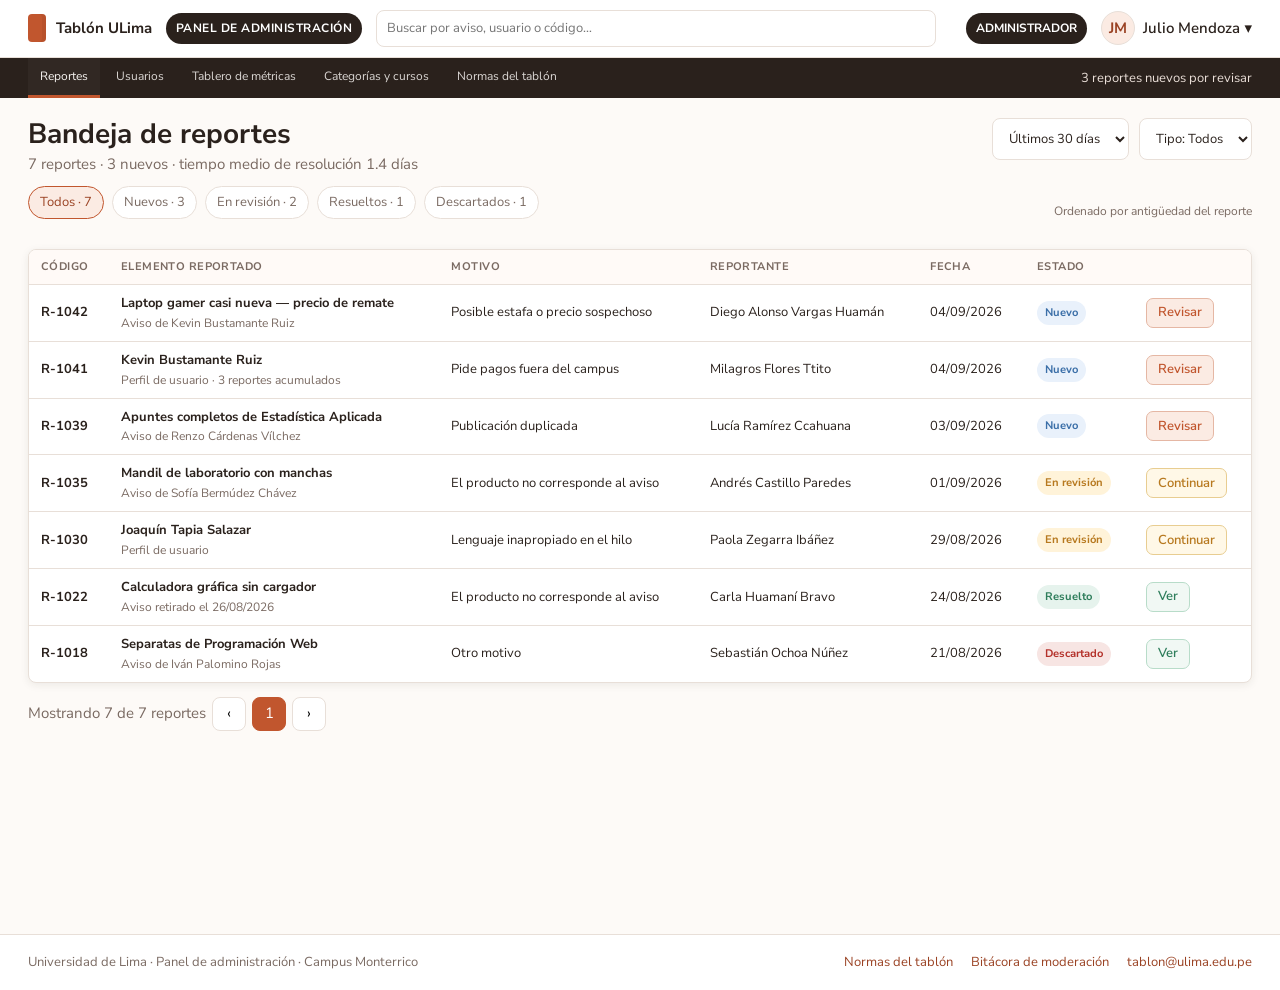
<file: punto7_admin_simple/index.html>
<!doctype html>
<html lang="es">
<head>
<meta charset="utf-8">
<meta name="viewport" content="width=device-width,initial-scale=1">
<title>Bandeja de reportes · Tablón ULima</title>
<link rel="stylesheet" href="css/styles.css">
</head>
<body>

<header class="topbar">
  <div class="topbar-inner">
    <a class="brand" href="index.html"><span class="brand-mark"></span><span>Tablón ULima</span></a>
    <span class="admin-tag">PANEL DE ADMINISTRACIÓN</span>
    <div class="global-search"><input type="search" placeholder="Buscar por aviso, usuario o código…"></div>
    <span class="role-chip">ADMINISTRADOR</span>
    <div class="profile"><span class="avatar">JM</span><span>Julio Mendoza ▾</span></div>
  </div>
</header>
<nav class="admin-nav">
  <div class="admin-nav-inner">
    <div class="nav-links">
      <a class="nav-link active" href="index.html">Reportes</a>
      <a class="nav-link " href="usuarios.html">Usuarios</a>
      <a class="nav-link " href="metricas.html">Tablero de métricas</a>
      <a class="nav-link" href="#">Categorías y cursos</a>
      <a class="nav-link" href="#">Normas del tablón</a>
    </div>
    <div class="nav-note">3 reportes nuevos por revisar</div>
  </div>
</nav>

<main class="page">
  <div class="page-header">
    <div>
      <h1 class="page-title">Bandeja de reportes</h1>
      <div class="page-subtitle">7 reportes · 3 nuevos · tiempo medio de resolución 1.4 días</div>
    </div>
    <div class="toolbar-right">
      <select class="select"><option>Últimos 30 días</option></select>
      <select class="select"><option>Tipo: Todos</option></select>
    </div>
  </div>

  <div class="toolbar">
    <div class="tabs">
      <button class="tab active">Todos · 7</button>
      <button class="tab">Nuevos · 3</button>
      <button class="tab">En revisión · 2</button>
      <button class="tab">Resueltos · 1</button>
      <button class="tab">Descartados · 1</button>
    </div>
    <div class="secondary-line">Ordenado por antigüedad del reporte</div>
  </div>

  <div class="table-wrap">
    <table id="reportsTable">
      <thead>
        <tr>
          <th>Código</th>
          <th>Elemento reportado</th>
          <th>Motivo</th>
          <th>Reportante</th>
          <th>Fecha</th>
          <th>Estado</th>
          <th></th>
        </tr>
      </thead>
      <tbody>
        <tr data-status="Nuevo" class="report-row">
          <td class="primary-cell">R-1042</td>
          <td><div class="primary-cell">Laptop gamer casi nueva — precio de remate</div><div class="secondary-line">Aviso de Kevin Bustamante Ruiz</div></td>
          <td>Posible estafa o precio sospechoso</td>
          <td>Diego Alonso Vargas Huamán</td>
          <td>04/09/2026</td>
          <td class="status-cell"><span class="status status-new">Nuevo</span></td>
          <td><a class="report-action action-review" href="reporte.html">Revisar</a></td>
        </tr>
        <tr data-status="Nuevo" class="report-row">
          <td class="primary-cell">R-1041</td>
          <td><div class="primary-cell">Kevin Bustamante Ruiz</div><div class="secondary-line">Perfil de usuario · 3 reportes acumulados</div></td>
          <td>Pide pagos fuera del campus</td>
          <td>Milagros Flores Ttito</td>
          <td>04/09/2026</td>
          <td class="status-cell"><span class="status status-new">Nuevo</span></td>
          <td><a class="report-action action-review" href="reporte.html">Revisar</a></td>
        </tr>
        <tr data-status="Nuevo" class="report-row">
          <td class="primary-cell">R-1039</td>
          <td><div class="primary-cell">Apuntes completos de Estadística Aplicada</div><div class="secondary-line">Aviso de Renzo Cárdenas Vílchez</div></td>
          <td>Publicación duplicada</td>
          <td>Lucía Ramírez Ccahuana</td>
          <td>03/09/2026</td>
          <td class="status-cell"><span class="status status-new">Nuevo</span></td>
          <td><a class="report-action action-review" href="reporte.html">Revisar</a></td>
        </tr>
        <tr data-status="En revisión" class="report-row">
          <td class="primary-cell">R-1035</td>
          <td><div class="primary-cell">Mandil de laboratorio con manchas</div><div class="secondary-line">Aviso de Sofía Bermúdez Chávez</div></td>
          <td>El producto no corresponde al aviso</td>
          <td>Andrés Castillo Paredes</td>
          <td>01/09/2026</td>
          <td class="status-cell"><span class="status status-review">En revisión</span></td>
          <td><a class="report-action action-continue" href="reporte.html">Continuar</a></td>
        </tr>
        <tr data-status="En revisión" class="report-row">
          <td class="primary-cell">R-1030</td>
          <td><div class="primary-cell">Joaquín Tapia Salazar</div><div class="secondary-line">Perfil de usuario</div></td>
          <td>Lenguaje inapropiado en el hilo</td>
          <td>Paola Zegarra Ibáñez</td>
          <td>29/08/2026</td>
          <td class="status-cell"><span class="status status-review">En revisión</span></td>
          <td><a class="report-action action-continue" href="reporte.html">Continuar</a></td>
        </tr>
        <tr data-status="Resuelto" class="report-row">
          <td class="primary-cell">R-1022</td>
          <td><div class="primary-cell">Calculadora gráfica sin cargador</div><div class="secondary-line">Aviso retirado el 26/08/2026</div></td>
          <td>El producto no corresponde al aviso</td>
          <td>Carla Huamaní Bravo</td>
          <td>24/08/2026</td>
          <td class="status-cell"><span class="status status-resolved">Resuelto</span></td>
          <td><a class="report-action action-view" href="reporte.html">Ver</a></td>
        </tr>
        <tr data-status="Descartado" class="report-row">
          <td class="primary-cell">R-1018</td>
          <td><div class="primary-cell">Separatas de Programación Web</div><div class="secondary-line">Aviso de Iván Palomino Rojas</div></td>
          <td>Otro motivo</td>
          <td>Sebastián Ochoa Núñez</td>
          <td>21/08/2026</td>
          <td class="status-cell"><span class="status status-dismissed">Descartado</span></td>
          <td><a class="report-action action-view" href="reporte.html">Ver</a></td>
        </tr>
      </tbody>
    </table>
  </div>

  <div class="pagination"><span>Mostrando 7 de 7 reportes</span><button class="page-btn">‹</button><button class="page-btn active">1</button><button class="page-btn">›</button></div>
</main>

<footer class="footer">
  <div class="footer-inner">
    <div>Universidad de Lima · Panel de administración · Campus Monterrico</div>
    <div class="footer-links">
      <a href="#">Normas del tablón</a>
      <a href="#">Bitácora de moderación</a>
      <a href="mailto:tablon@ulima.edu.pe">tablon@ulima.edu.pe</a>
    </div>
  </div>
</footer>
</body>
</html>
</file>
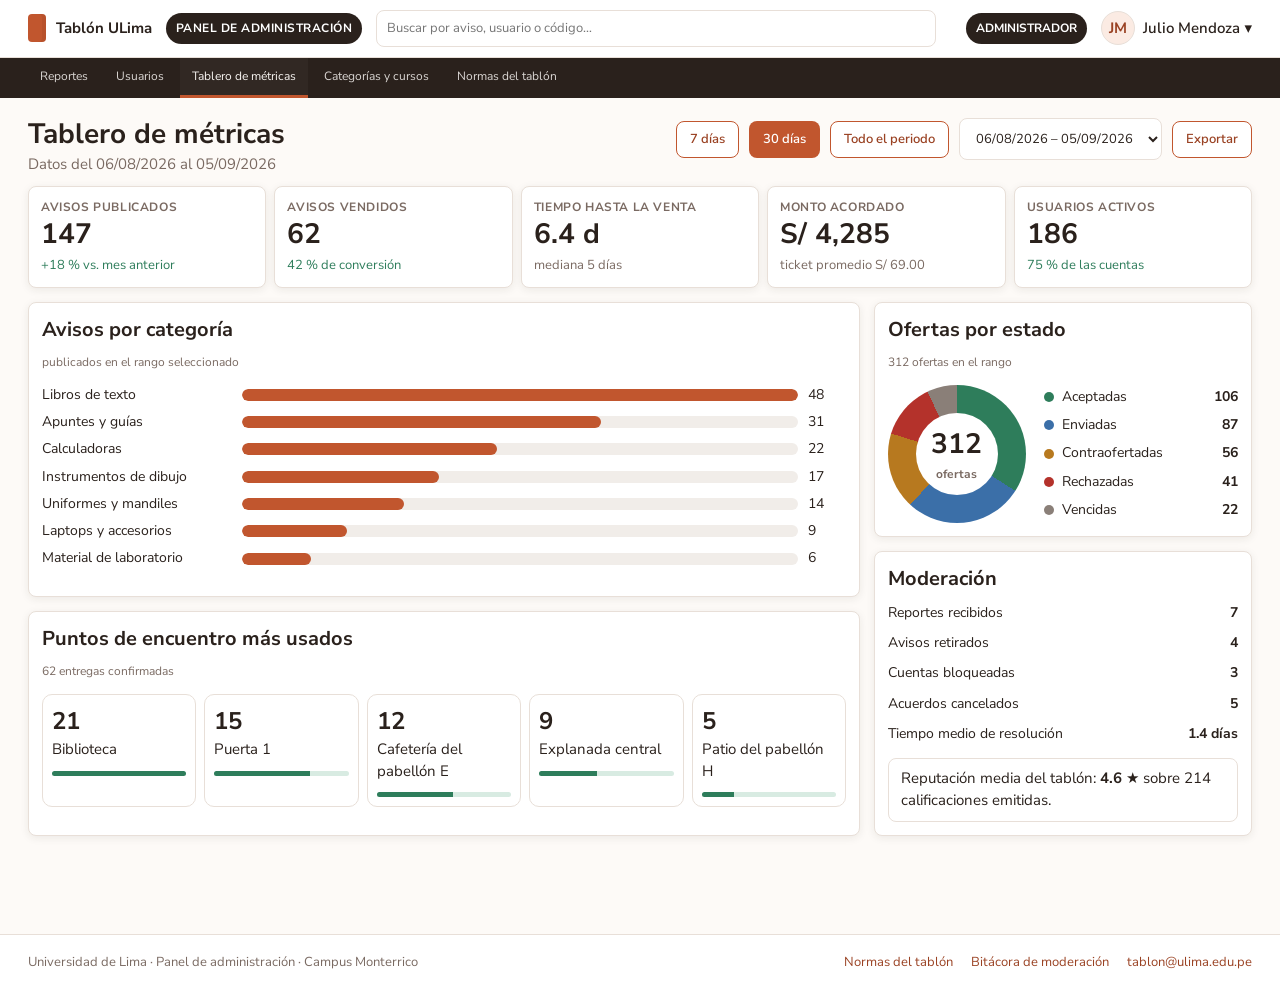
<file: punto7_admin_simple/metricas.html>
<!doctype html>
<html lang="es">
<head>
<meta charset="utf-8">
<meta name="viewport" content="width=device-width,initial-scale=1">
<title>Tablero de métricas · Tablón ULima</title>
<link rel="stylesheet" href="css/styles.css">
</head>
<body>

<header class="topbar">
  <div class="topbar-inner">
    <a class="brand" href="index.html"><span class="brand-mark"></span><span>Tablón ULima</span></a>
    <span class="admin-tag">PANEL DE ADMINISTRACIÓN</span>
    <div class="global-search"><input type="search" placeholder="Buscar por aviso, usuario o código…"></div>
    <span class="role-chip">ADMINISTRADOR</span>
    <div class="profile"><span class="avatar">JM</span><span>Julio Mendoza ▾</span></div>
  </div>
</header>
<nav class="admin-nav">
  <div class="admin-nav-inner">
    <div class="nav-links">
      <a class="nav-link " href="index.html">Reportes</a>
      <a class="nav-link " href="usuarios.html">Usuarios</a>
      <a class="nav-link active" href="metricas.html">Tablero de métricas</a>
      <a class="nav-link" href="#">Categorías y cursos</a>
      <a class="nav-link" href="#">Normas del tablón</a>
    </div>
    <div class="nav-note"></div>
  </div>
</nav>

<main class="page">
  <div class="page-header">
    <div>
      <h1 class="page-title">Tablero de métricas</h1>
      <div class="page-subtitle">Datos del 06/08/2026 al 05/09/2026</div>
    </div>
    <div class="toolbar-right">
      <button class="btn btn-secondary">7 días</button>
      <button class="btn btn-primary">30 días</button>
      <button class="btn btn-secondary">Todo el periodo</button>
      <select class="select"><option>06/08/2026 – 05/09/2026</option></select>
      <button class="btn btn-secondary" data-action="exportMetrics">Exportar</button>
    </div>
  </div>

  <section class="stats-row">
    <div class="card stat-card"><div class="small-label">Avisos publicados</div><div class="stat-value">147</div><div class="stat-meta" style="color:var(--success)">+18 % vs. mes anterior</div></div>
    <div class="card stat-card"><div class="small-label">Avisos vendidos</div><div class="stat-value">62</div><div class="stat-meta" style="color:var(--success)">42 % de conversión</div></div>
    <div class="card stat-card"><div class="small-label">Tiempo hasta la venta</div><div class="stat-value">6.4 d</div><div class="stat-meta">mediana 5 días</div></div>
    <div class="card stat-card"><div class="small-label">Monto acordado</div><div class="stat-value">S/ 4,285</div><div class="stat-meta">ticket promedio S/ 69.00</div></div>
    <div class="card stat-card"><div class="small-label">Usuarios activos</div><div class="stat-value">186</div><div class="stat-meta" style="color:var(--success)">75 % de las cuentas</div></div>
  </section>

  <section class="metric-layout">
    <div style="display:grid;gap:14px">
      <div class="card metric-card">
        <h2 class="section-title">Avisos por categoría</h2>
        <div class="secondary-line" style="margin-bottom:14px">publicados en el rango seleccionado</div>
        <div class="bar-list"><div class="bar-row"><div>Libros de texto</div><div class="bar-track"><div class="bar-fill" style="width:100.0%"></div></div><div>48</div></div><div class="bar-row"><div>Apuntes y guías</div><div class="bar-track"><div class="bar-fill" style="width:64.6%"></div></div><div>31</div></div><div class="bar-row"><div>Calculadoras</div><div class="bar-track"><div class="bar-fill" style="width:45.8%"></div></div><div>22</div></div><div class="bar-row"><div>Instrumentos de dibujo</div><div class="bar-track"><div class="bar-fill" style="width:35.4%"></div></div><div>17</div></div><div class="bar-row"><div>Uniformes y mandiles</div><div class="bar-track"><div class="bar-fill" style="width:29.2%"></div></div><div>14</div></div><div class="bar-row"><div>Laptops y accesorios</div><div class="bar-track"><div class="bar-fill" style="width:18.8%"></div></div><div>9</div></div><div class="bar-row"><div>Material de laboratorio</div><div class="bar-track"><div class="bar-fill" style="width:12.5%"></div></div><div>6</div></div></div>
      </div>

      <div class="card metric-card">
        <h2 class="section-title">Puntos de encuentro más usados</h2>
        <div class="secondary-line" style="margin-bottom:14px">62 entregas confirmadas</div>
        <div class="meeting-grid">
          <div class="meeting-card"><div class="meeting-num">21</div><div>Biblioteca</div><div class="mini-line"><span style="width:100%"></span></div></div>
          <div class="meeting-card"><div class="meeting-num">15</div><div>Puerta 1</div><div class="mini-line"><span style="width:71%"></span></div></div>
          <div class="meeting-card"><div class="meeting-num">12</div><div>Cafetería del pabellón E</div><div class="mini-line"><span style="width:57%"></span></div></div>
          <div class="meeting-card"><div class="meeting-num">9</div><div>Explanada central</div><div class="mini-line"><span style="width:43%"></span></div></div>
          <div class="meeting-card"><div class="meeting-num">5</div><div>Patio del pabellón H</div><div class="mini-line"><span style="width:24%"></span></div></div>
        </div>
      </div>
    </div>

    <aside style="display:grid;gap:14px;align-content:start">
      <div class="card metric-card">
        <h2 class="section-title">Ofertas por estado</h2>
        <div class="secondary-line">312 ofertas en el rango</div>
        <div class="donut-wrap" style="margin-top:14px">
          <div class="donut"><div class="donut-center"><div><div style="font-size:28px">312</div><div class="secondary-line">ofertas</div></div></div></div>
          <div class="legend">
            <div class="legend-item"><span class="legend-label"><span class="dot success"></span>Aceptadas</span><strong>106</strong></div>
            <div class="legend-item"><span class="legend-label"><span class="dot info"></span>Enviadas</span><strong>87</strong></div>
            <div class="legend-item"><span class="legend-label"><span class="dot warning"></span>Contraofertadas</span><strong>56</strong></div>
            <div class="legend-item"><span class="legend-label"><span class="dot danger"></span>Rechazadas</span><strong>41</strong></div>
            <div class="legend-item"><span class="legend-label"><span class="dot neutral"></span>Vencidas</span><strong>22</strong></div>
          </div>
        </div>
      </div>

      <div class="card metric-card">
        <h2 class="section-title">Moderación</h2>
        <div style="display:grid;gap:10px">
          <div class="legend-item"><span>Reportes recibidos</span><strong>7</strong></div>
          <div class="legend-item"><span>Avisos retirados</span><strong>4</strong></div>
          <div class="legend-item"><span>Cuentas bloqueadas</span><strong>3</strong></div>
          <div class="legend-item"><span>Acuerdos cancelados</span><strong>5</strong></div>
          <div class="legend-item"><span>Tiempo medio de resolución</span><strong>1.4 días</strong></div>
        </div>
        <div class="alert" style="margin-top:14px">Reputación media del tablón: <strong>4.6 ★</strong> sobre 214 calificaciones emitidas.</div>
      </div>
    </aside>
  </section>
</main>

<footer class="footer">
  <div class="footer-inner">
    <div>Universidad de Lima · Panel de administración · Campus Monterrico</div>
    <div class="footer-links">
      <a href="#">Normas del tablón</a>
      <a href="#">Bitácora de moderación</a>
      <a href="mailto:tablon@ulima.edu.pe">tablon@ulima.edu.pe</a>
    </div>
  </div>
</footer>
</body>
</html>
</file>
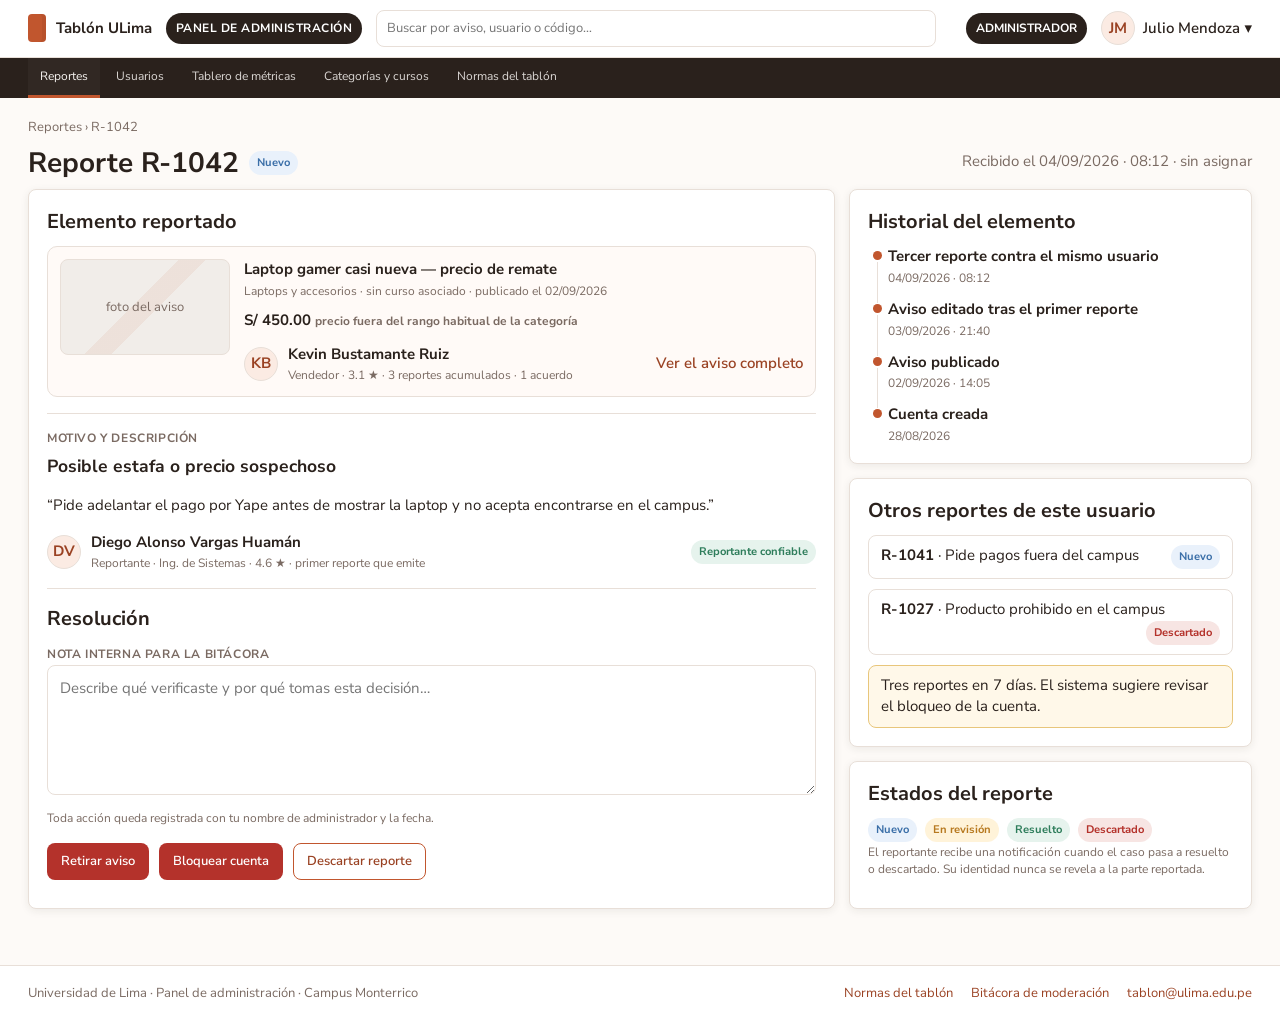
<file: punto7_admin_simple/reporte.html>
<!doctype html>
<html lang="es">
<head>
<meta charset="utf-8">
<meta name="viewport" content="width=device-width,initial-scale=1">
<title>Reporte R-1042 · Tablón ULima</title>
<link rel="stylesheet" href="css/styles.css">
</head>
<body>

<header class="topbar">
  <div class="topbar-inner">
    <a class="brand" href="index.html"><span class="brand-mark"></span><span>Tablón ULima</span></a>
    <span class="admin-tag">PANEL DE ADMINISTRACIÓN</span>
    <div class="global-search"><input type="search" placeholder="Buscar por aviso, usuario o código…"></div>
    <span class="role-chip">ADMINISTRADOR</span>
    <div class="profile"><span class="avatar">JM</span><span>Julio Mendoza ▾</span></div>
  </div>
</header>
<nav class="admin-nav">
  <div class="admin-nav-inner">
    <div class="nav-links">
      <a class="nav-link active" href="index.html">Reportes</a>
      <a class="nav-link " href="usuarios.html">Usuarios</a>
      <a class="nav-link " href="metricas.html">Tablero de métricas</a>
      <a class="nav-link" href="#">Categorías y cursos</a>
      <a class="nav-link" href="#">Normas del tablón</a>
    </div>
    <div class="nav-note"></div>
  </div>
</nav>

<main class="page">
  <div class="breadcrumb">Reportes › R-1042</div>
  <div class="page-header">
    <div>
      <div style="display:flex;align-items:center;gap:10px;flex-wrap:wrap">
        <h1 class="page-title">Reporte R-1042</h1>
        <span class="status status-new">Nuevo</span>
      </div>
    </div>
    <div class="page-subtitle">Recibido el 04/09/2026 · 08:12 · sin asignar</div>
  </div>

  <div class="grid-2">
    <section class="card report-box">
      <h2 class="section-title">Elemento reportado</h2>
      <div class="report-item">
        <div class="placeholder-img">foto del aviso</div>
        <div>
          <div class="primary-cell">Laptop gamer casi nueva — precio de remate</div>
          <div class="secondary-line">Laptops y accesorios · sin curso asociado · publicado el 02/09/2026</div>
          <div style="margin-top:10px" class="money">S/ 450.00 <span class="secondary-line">precio fuera del rango habitual de la categoría</span></div>
          <div class="person-line">
            <span class="avatar">KB</span>
            <div>
              <div class="primary-cell">Kevin Bustamante Ruiz</div>
              <div class="secondary-line">Vendedor · 3.1 ★ · 3 reportes acumulados · 1 acuerdo</div>
            </div>
            <a href="#" style="margin-left:auto;color:var(--terracotta-dark);font-weight:600">Ver el aviso completo</a>
          </div>
        </div>
      </div>

      <div class="divider"></div>
      <div class="small-label">Motivo y descripción</div>
      <h3 style="margin:8px 0 6px">Posible estafa o precio sospechoso</h3>
      <p>“Pide adelantar el pago por Yape antes de mostrar la laptop y no acepta encontrarse en el campus.”</p>

      <div class="person-line">
        <span class="avatar">DV</span>
        <div>
          <div class="primary-cell">Diego Alonso Vargas Huamán</div>
          <div class="secondary-line">Reportante · Ing. de Sistemas · 4.6 ★ · primer reporte que emite</div>
        </div>
        <span class="status status-resolved" style="margin-left:auto">Reportante confiable</span>
      </div>

      <div class="divider"></div>
      <h2 class="section-title">Resolución</h2>
      <label class="small-label" for="internalNote">Nota interna para la bitácora</label>
      <textarea id="internalNote" class="note-area" placeholder="Describe qué verificaste y por qué tomas esta decisión…"></textarea>
      <div class="secondary-line" style="margin-top:8px">Toda acción queda registrada con tu nombre de administrador y la fecha.</div>
      <div style="display:flex;gap:10px;flex-wrap:wrap;margin-top:16px">
        <button class="btn btn-danger">Retirar aviso</button>
        <button class="btn btn-danger">Bloquear cuenta</button>
        <button class="btn btn-secondary">Descartar reporte</button>
      </div>
    </section>

    <aside style="display:grid;gap:14px;align-content:start">
      <section class="card card-pad">
        <h2 class="section-title">Historial del elemento</h2>
        <div class="timeline">
          <div class="timeline-item"><div class="primary-cell">Tercer reporte contra el mismo usuario</div><div class="secondary-line">04/09/2026 · 08:12</div></div>
          <div class="timeline-item"><div class="primary-cell">Aviso editado tras el primer reporte</div><div class="secondary-line">03/09/2026 · 21:40</div></div>
          <div class="timeline-item"><div class="primary-cell">Aviso publicado</div><div class="secondary-line">02/09/2026 · 14:05</div></div>
          <div class="timeline-item"><div class="primary-cell">Cuenta creada</div><div class="secondary-line">28/08/2026</div></div>
        </div>
      </section>

      <section class="card card-pad">
        <h2 class="section-title">Otros reportes de este usuario</h2>
        <div style="display:grid;gap:10px">
          <div class="alert"><strong>R-1041</strong> · Pide pagos fuera del campus <span class="status status-new" style="float:right">Nuevo</span></div>
          <div class="alert"><strong>R-1027</strong> · Producto prohibido en el campus <span class="status status-dismissed" style="float:right">Descartado</span></div>
          <div class="alert alert-warning">Tres reportes en 7 días. El sistema sugiere revisar el bloqueo de la cuenta.</div>
        </div>
      </section>

      <section class="card card-pad">
        <h2 class="section-title">Estados del reporte</h2>
        <div style="display:flex;gap:8px;flex-wrap:wrap">
          <span class="status status-new">Nuevo</span>
          <span class="status status-review">En revisión</span>
          <span class="status status-resolved">Resuelto</span>
          <span class="status status-dismissed">Descartado</span>
        </div>
        <p class="secondary-line">El reportante recibe una notificación cuando el caso pasa a resuelto o descartado. Su identidad nunca se revela a la parte reportada.</p>
      </section>
    </aside>
  </div>
</main>

<div class="modal-backdrop" id="blockUserModal">
  <div class="modal">
    <div class="modal-header">
      <h3>! Bloquear cuenta</h3>
      <button class="close-modal">&times;</button>
    </div>
    <div class="modal-body">
      <div class="person-line" style="margin-top:0">
        <span class="avatar">KB</span>
        <div>
          <div class="primary-cell">Kevin Bustamante Ruiz</div>
          <div class="secondary-line">20226677@aloe.ulima.edu.pe · 3.1 ★ · 3 reportes</div>
        </div>
      </div>
      <p>Se retirarán sus 3 avisos publicados y se cancelará 1 acuerdo en curso. No podrá iniciar sesión hasta que se levante el bloqueo.</p>
      <div class="small-label">Motivo del bloqueo *</div>
      <div class="radio-list">
        <label class="radio-row"><input type="radio" name="blockReason" value="Reportes reiterados por estafa">Reportes reiterados por estafa</label>
        <label class="radio-row"><input type="radio" name="blockReason" value="Conducta ofensiva">Conducta ofensiva</label>
        <label class="radio-row"><input type="radio" name="blockReason" value="Uso indebido de la plataforma">Uso indebido de la plataforma</label>
        <label class="radio-row"><input type="radio" name="blockReason" value="Otro motivo">Otro motivo</label>
      </div>
      <div style="margin-top:16px">
        <label class="small-label">Detalle para la bitácora *</label>
        <textarea id="blockDetail" class="note-area" placeholder="Tres reportes independientes por pedir pagos adelantados fuera del campus."></textarea>
      </div>
    </div>
    <div class="modal-footer">
      <button class="btn btn-secondary">Cancelar</button>
      <button class="btn btn-danger">Bloquear cuenta</button>
    </div>
  </div>
</div>

<footer class="footer">
  <div class="footer-inner">
    <div>Universidad de Lima · Panel de administración · Campus Monterrico</div>
    <div class="footer-links">
      <a href="#">Normas del tablón</a>
      <a href="#">Bitácora de moderación</a>
      <a href="mailto:tablon@ulima.edu.pe">tablon@ulima.edu.pe</a>
    </div>
  </div>
</footer>
</body>
</html>
</file>
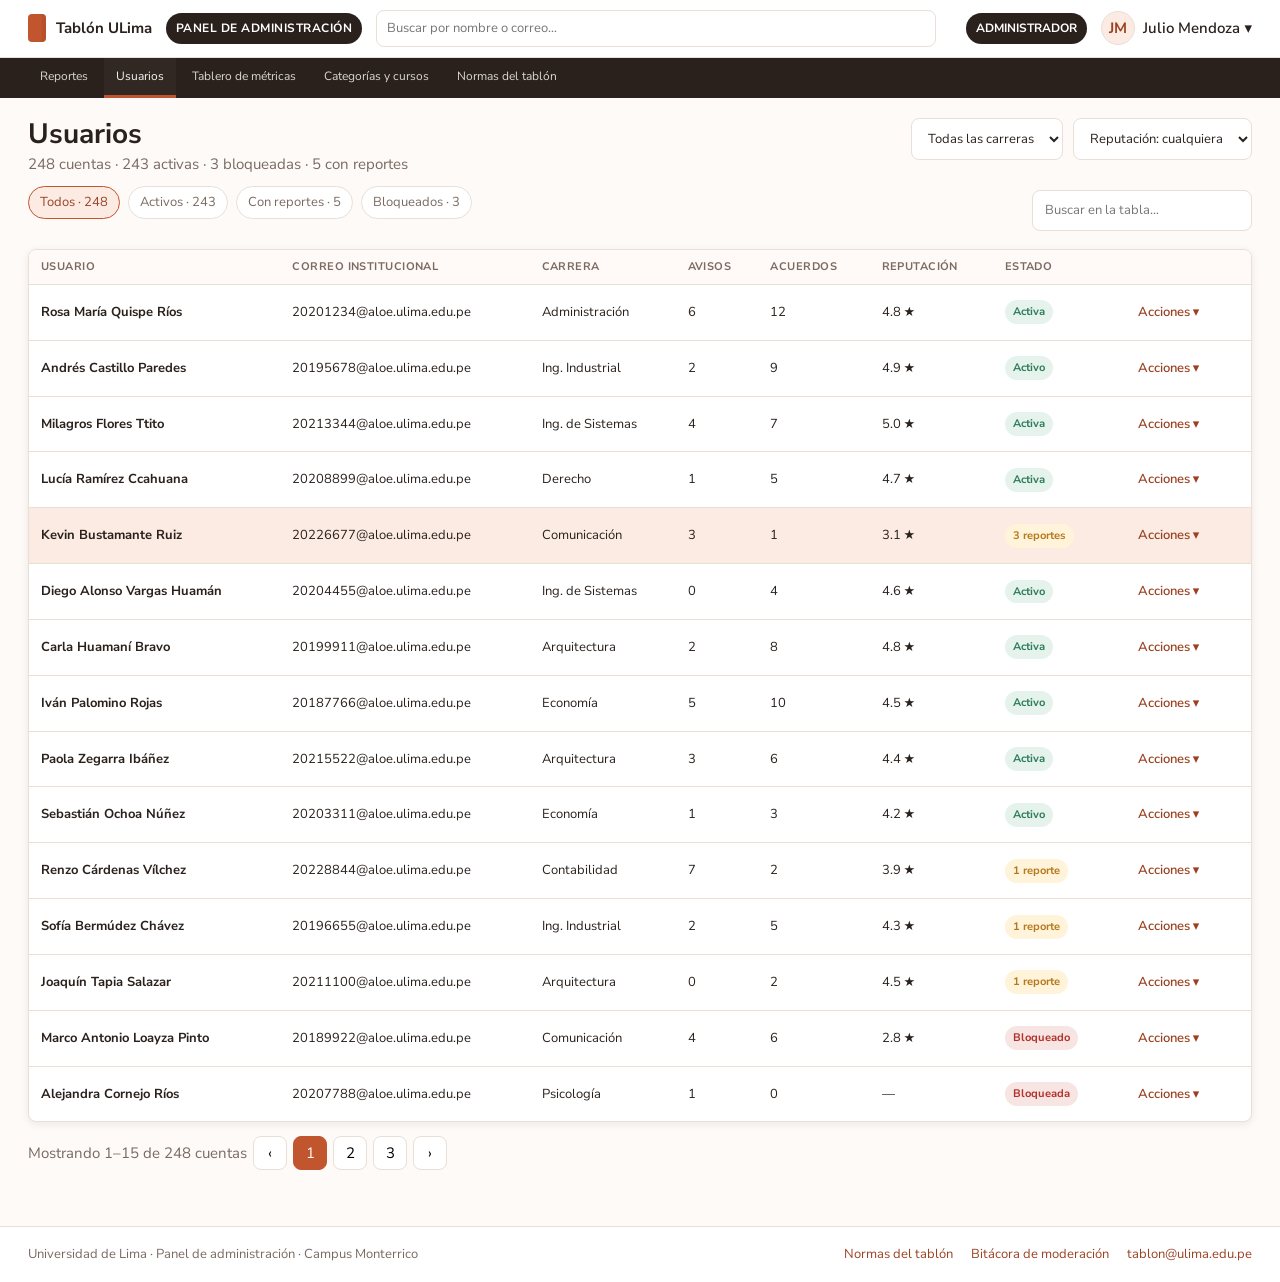
<file: punto7_admin_simple/usuarios.html>
<!doctype html>
<html lang="es">
<head>
<meta charset="utf-8">
<meta name="viewport" content="width=device-width,initial-scale=1">
<title>Gestión de usuarios · Tablón ULima</title>
<link rel="stylesheet" href="css/styles.css">
</head>
<body>

<header class="topbar">
  <div class="topbar-inner">
    <a class="brand" href="index.html"><span class="brand-mark"></span><span>Tablón ULima</span></a>
    <span class="admin-tag">PANEL DE ADMINISTRACIÓN</span>
    <div class="global-search"><input type="search" placeholder="Buscar por nombre o correo…"></div>
    <span class="role-chip">ADMINISTRADOR</span>
    <div class="profile"><span class="avatar">JM</span><span>Julio Mendoza ▾</span></div>
  </div>
</header>
<nav class="admin-nav">
  <div class="admin-nav-inner">
    <div class="nav-links">
      <a class="nav-link " href="index.html">Reportes</a>
      <a class="nav-link active" href="usuarios.html">Usuarios</a>
      <a class="nav-link " href="metricas.html">Tablero de métricas</a>
      <a class="nav-link" href="#">Categorías y cursos</a>
      <a class="nav-link" href="#">Normas del tablón</a>
    </div>
    <div class="nav-note"></div>
  </div>
</nav>

<main class="page">
  <div class="page-header">
    <div>
      <h1 class="page-title">Usuarios</h1>
      <div class="page-subtitle">248 cuentas · 243 activas · 3 bloqueadas · 5 con reportes</div>
    </div>
    <div class="toolbar-right">
      <select class="select"><option>Todas las carreras</option></select>
      <select class="select"><option>Reputación: cualquiera</option></select>
    </div>
  </div>

  <div class="toolbar">
    <div class="tabs">
      <button class="tab active">Todos · 248</button>
      <button class="tab">Activos · 243</button>
      <button class="tab">Con reportes · 5</button>
      <button class="tab">Bloqueados · 3</button>
    </div>
    <input id="userSearch" class="input" type="search" placeholder="Buscar en la tabla…">
  </div>

  <div class="table-wrap">
    <table id="usersTable">
      <thead><tr><th>Usuario</th><th>Correo institucional</th><th>Carrera</th><th>Avisos</th><th>Acuerdos</th><th>Reputación</th><th>Estado</th><th></th></tr></thead>
      <tbody>
      <tr class="" data-user="rosa maría quispe ríos 20201234@aloe.ulima.edu.pe administración" data-status="Activa">
        <td class="primary-cell">Rosa María Quispe Ríos</td><td>20201234@aloe.ulima.edu.pe</td><td>Administración</td><td>6</td><td>12</td><td>4.8 ★</td>
        <td><span class="status status-active">Activa</span></td>
        <td><button class="btn btn-tertiary">Acciones ▾</button></td>
      </tr>
      <tr class="" data-user="andrés castillo paredes 20195678@aloe.ulima.edu.pe ing. industrial" data-status="Activo">
        <td class="primary-cell">Andrés Castillo Paredes</td><td>20195678@aloe.ulima.edu.pe</td><td>Ing. Industrial</td><td>2</td><td>9</td><td>4.9 ★</td>
        <td><span class="status status-active">Activo</span></td>
        <td><button class="btn btn-tertiary">Acciones ▾</button></td>
      </tr>
      <tr class="" data-user="milagros flores ttito 20213344@aloe.ulima.edu.pe ing. de sistemas" data-status="Activa">
        <td class="primary-cell">Milagros Flores Ttito</td><td>20213344@aloe.ulima.edu.pe</td><td>Ing. de Sistemas</td><td>4</td><td>7</td><td>5.0 ★</td>
        <td><span class="status status-active">Activa</span></td>
        <td><button class="btn btn-tertiary">Acciones ▾</button></td>
      </tr>
      <tr class="" data-user="lucía ramírez ccahuana 20208899@aloe.ulima.edu.pe derecho" data-status="Activa">
        <td class="primary-cell">Lucía Ramírez Ccahuana</td><td>20208899@aloe.ulima.edu.pe</td><td>Derecho</td><td>1</td><td>5</td><td>4.7 ★</td>
        <td><span class="status status-active">Activa</span></td>
        <td><button class="btn btn-tertiary">Acciones ▾</button></td>
      </tr>
      <tr class="row-highlight" data-user="kevin bustamante ruiz 20226677@aloe.ulima.edu.pe comunicación" data-status="3 reportes">
        <td class="primary-cell">Kevin Bustamante Ruiz</td><td>20226677@aloe.ulima.edu.pe</td><td>Comunicación</td><td>3</td><td>1</td><td>3.1 ★</td>
        <td><span class="status status-review">3 reportes</span></td>
        <td><button class="btn btn-tertiary">Acciones ▾</button></td>
      </tr>
      <tr class="" data-user="diego alonso vargas huamán 20204455@aloe.ulima.edu.pe ing. de sistemas" data-status="Activo">
        <td class="primary-cell">Diego Alonso Vargas Huamán</td><td>20204455@aloe.ulima.edu.pe</td><td>Ing. de Sistemas</td><td>0</td><td>4</td><td>4.6 ★</td>
        <td><span class="status status-active">Activo</span></td>
        <td><button class="btn btn-tertiary">Acciones ▾</button></td>
      </tr>
      <tr class="" data-user="carla huamaní bravo 20199911@aloe.ulima.edu.pe arquitectura" data-status="Activa">
        <td class="primary-cell">Carla Huamaní Bravo</td><td>20199911@aloe.ulima.edu.pe</td><td>Arquitectura</td><td>2</td><td>8</td><td>4.8 ★</td>
        <td><span class="status status-active">Activa</span></td>
        <td><button class="btn btn-tertiary">Acciones ▾</button></td>
      </tr>
      <tr class="" data-user="iván palomino rojas 20187766@aloe.ulima.edu.pe economía" data-status="Activo">
        <td class="primary-cell">Iván Palomino Rojas</td><td>20187766@aloe.ulima.edu.pe</td><td>Economía</td><td>5</td><td>10</td><td>4.5 ★</td>
        <td><span class="status status-active">Activo</span></td>
        <td><button class="btn btn-tertiary">Acciones ▾</button></td>
      </tr>
      <tr class="" data-user="paola zegarra ibáñez 20215522@aloe.ulima.edu.pe arquitectura" data-status="Activa">
        <td class="primary-cell">Paola Zegarra Ibáñez</td><td>20215522@aloe.ulima.edu.pe</td><td>Arquitectura</td><td>3</td><td>6</td><td>4.4 ★</td>
        <td><span class="status status-active">Activa</span></td>
        <td><button class="btn btn-tertiary">Acciones ▾</button></td>
      </tr>
      <tr class="" data-user="sebastián ochoa núñez 20203311@aloe.ulima.edu.pe economía" data-status="Activo">
        <td class="primary-cell">Sebastián Ochoa Núñez</td><td>20203311@aloe.ulima.edu.pe</td><td>Economía</td><td>1</td><td>3</td><td>4.2 ★</td>
        <td><span class="status status-active">Activo</span></td>
        <td><button class="btn btn-tertiary">Acciones ▾</button></td>
      </tr>
      <tr class="" data-user="renzo cárdenas vílchez 20228844@aloe.ulima.edu.pe contabilidad" data-status="1 reporte">
        <td class="primary-cell">Renzo Cárdenas Vílchez</td><td>20228844@aloe.ulima.edu.pe</td><td>Contabilidad</td><td>7</td><td>2</td><td>3.9 ★</td>
        <td><span class="status status-review">1 reporte</span></td>
        <td><button class="btn btn-tertiary">Acciones ▾</button></td>
      </tr>
      <tr class="" data-user="sofía bermúdez chávez 20196655@aloe.ulima.edu.pe ing. industrial" data-status="1 reporte">
        <td class="primary-cell">Sofía Bermúdez Chávez</td><td>20196655@aloe.ulima.edu.pe</td><td>Ing. Industrial</td><td>2</td><td>5</td><td>4.3 ★</td>
        <td><span class="status status-review">1 reporte</span></td>
        <td><button class="btn btn-tertiary">Acciones ▾</button></td>
      </tr>
      <tr class="" data-user="joaquín tapia salazar 20211100@aloe.ulima.edu.pe arquitectura" data-status="1 reporte">
        <td class="primary-cell">Joaquín Tapia Salazar</td><td>20211100@aloe.ulima.edu.pe</td><td>Arquitectura</td><td>0</td><td>2</td><td>4.5 ★</td>
        <td><span class="status status-review">1 reporte</span></td>
        <td><button class="btn btn-tertiary">Acciones ▾</button></td>
      </tr>
      <tr class="" data-user="marco antonio loayza pinto 20189922@aloe.ulima.edu.pe comunicación" data-status="Bloqueado">
        <td class="primary-cell">Marco Antonio Loayza Pinto</td><td>20189922@aloe.ulima.edu.pe</td><td>Comunicación</td><td>4</td><td>6</td><td>2.8 ★</td>
        <td><span class="status status-blocked">Bloqueado</span></td>
        <td><button class="btn btn-tertiary">Acciones ▾</button></td>
      </tr>
      <tr class="" data-user="alejandra cornejo ríos 20207788@aloe.ulima.edu.pe psicología" data-status="Bloqueada">
        <td class="primary-cell">Alejandra Cornejo Ríos</td><td>20207788@aloe.ulima.edu.pe</td><td>Psicología</td><td>1</td><td>0</td><td>—</td>
        <td><span class="status status-blocked">Bloqueada</span></td>
        <td><button class="btn btn-tertiary">Acciones ▾</button></td>
      </tr></tbody>
    </table>
  </div>

  <div class="pagination"><span>Mostrando 1–15 de 248 cuentas</span><button class="page-btn">‹</button><button class="page-btn active">1</button><button class="page-btn">2</button><button class="page-btn">3</button><button class="page-btn">›</button></div>
</main>

<footer class="footer">
  <div class="footer-inner">
    <div>Universidad de Lima · Panel de administración · Campus Monterrico</div>
    <div class="footer-links">
      <a href="#">Normas del tablón</a>
      <a href="#">Bitácora de moderación</a>
      <a href="mailto:tablon@ulima.edu.pe">tablon@ulima.edu.pe</a>
    </div>
  </div>
</footer>
</body>
</html>
</file>
<file: punto7_admin_simple/css/styles.css>
@import url('https://fonts.googleapis.com/css2?family=Nunito+Sans:wght@400;600;700&display=swap');

:root{
  --terracotta:#C1562E;
  --terracotta-dark:#9A4223;
  --terracotta-soft:#FBEBE3;
  --ink:#2A211C;
  --muted:#7A6A62;
  --page:#FDFAF7;
  --surface:#FFFFFF;
  --border:#E8DFD8;
  --neutral:#F1EDE9;
  --success:#2E7D5B;
  --warning:#B7791F;
  --danger:#B4322B;
  --info:#3B6FA8;
  --admin:#2A211C;
  --shadow:0 2px 8px rgba(42,33,28,.08);
}

*{box-sizing:border-box}
html{scroll-behavior:smooth}
body{
  margin:0;
  font-family:"Nunito Sans",system-ui,-apple-system,BlinkMacSystemFont,"Segoe UI",sans-serif;
  color:var(--ink);
  background:var(--page);
  font-size:15px;
  line-height:1.45;
}

a{color:inherit;text-decoration:none}
button,input,select,textarea{font:inherit}
button{cursor:pointer}

.topbar{
  background:var(--surface);
  border-bottom:1px solid var(--border);
}
.topbar-inner{
  max-width:1864px;
  margin:auto;
  padding:10px 28px;
  display:grid;
  grid-template-columns:auto auto 1fr auto auto;
  gap:14px;
  align-items:center;
}
.brand{
  display:flex;
  align-items:center;
  gap:10px;
  font-weight:700;
  white-space:nowrap;
  font-size:15px;
}
.brand-mark{
  width:18px;height:28px;border-radius:4px;
  background:var(--terracotta);
  box-shadow:inset -4px 0 0 rgba(154,66,35,.25);
}
.admin-tag{
  background:var(--admin);
  color:#fff;
  font-size:12px;
  font-weight:700;
  letter-spacing:.04em;
  padding:7px 10px;
  border-radius:999px;
}
.global-search{
  width:100%;
  max-width:560px;
  justify-self:start;
}
.global-search input{
  width:100%;
  padding:10px 12px;
  border:1px solid var(--border);
  border-radius:8px;
  background:#fff;
  outline:none;
}
.global-search input:focus{border-color:var(--terracotta)}
.role-chip{
  background:var(--admin);
  color:#fff;
  font-size:12px;
  font-weight:700;
  padding:7px 10px;
  border-radius:999px;
}
.profile{
  display:flex;align-items:center;gap:8px;white-space:nowrap;
  color:var(--ink);font-weight:600;
}
.avatar{
  width:34px;height:34px;border-radius:50%;
  background:var(--terracotta-soft);
  display:grid;place-items:center;color:var(--terracotta-dark);font-weight:700;
  border:1px solid var(--border);
}

.admin-nav{
  background:#2A211C;
  color:#fff;
}
.admin-nav-inner{
  max-width:1864px;margin:auto;padding:0 28px;
  display:flex;align-items:center;justify-content:space-between;
}
.nav-links{display:flex;gap:4px;flex-wrap:wrap}
.nav-link{
  padding:10px 12px;
  color:#f8f5f2;
  opacity:.86;
  border-bottom:3px solid transparent;
  font-size:12px;
}
.nav-link:hover,.nav-link.active{
  opacity:1;
  border-bottom-color:var(--terracotta);
  background:rgba(255,255,255,.03);
}
.nav-note{font-size:13px;color:#eadfd8}

.page{
  max-width:1864px;
  margin:auto;
  padding:20px 28px;
}
.page-header{
  display:flex;
  align-items:flex-start;
  justify-content:space-between;
  gap:10px;
  margin-bottom:10px;
}
.page-title{
  margin:0;
  font-size:28px;
  line-height:32px;
  font-weight:700;
}
.page-subtitle{margin-top:4px;color:var(--muted)}
.breadcrumb{font-size:13px;color:var(--muted);margin-bottom:10px}

.toolbar{
  display:flex;
  gap:10px;
  flex-wrap:wrap;
  align-items:center;
  justify-content:space-between;
  margin-bottom:14px;
}
.toolbar-left,.toolbar-right{display:flex;gap:10px;flex-wrap:wrap;align-items:center}

.select,.input{
  border:1px solid var(--border);
  background:#fff;
  border-radius:8px;
  padding:10px 12px;
  min-height:36px;
  color:var(--ink);
}
.input{min-width:220px}

.btn{
  border:1px solid transparent;
  border-radius:8px;
  padding:8px 13px;
  font-weight:600;
  min-height:36px;
  display:inline-flex;
  align-items:center;
  justify-content:center;
  gap:8px;
}
.btn-primary{background:var(--terracotta);color:#fff}
.btn-primary:hover{background:var(--terracotta-dark)}
.btn-secondary{background:#fff;border-color:var(--terracotta);color:var(--terracotta-dark)}
.btn-tertiary{background:transparent;color:var(--terracotta-dark)}
.btn-danger{background:var(--danger);color:#fff}
.btn-muted{background:var(--neutral);color:var(--muted)}
.btn-success{background:var(--success);color:#fff}

.tabs{display:flex;gap:8px;flex-wrap:wrap;margin-bottom:16px}
.tab{
  padding:6px 11px;
  border:1px solid var(--border);
  background:#fff;
  border-radius:999px;
  color:var(--muted);
  font-size:13px;
}
.tab.active{border-color:var(--terracotta);color:var(--terracotta-dark);background:var(--terracotta-soft)}

.card{
  background:var(--surface);
  border:1px solid var(--border);
  border-radius:10px;
  box-shadow:var(--shadow);
}
.card-pad{padding:18px}
.section-title{
  margin:0 0 10px;
  font-size:20px;
  line-height:28px;
}
.small-label{
  font-size:12px;
  line-height:16px;
  letter-spacing:.05em;
  text-transform:uppercase;
  color:var(--muted);
  font-weight:700;
}

.table-wrap{
  background:#fff;
  border:1px solid var(--border);
  border-radius:10px;
  overflow:auto;
  box-shadow:var(--shadow);
  width:100%;
}
table{
  width:100%;
  border-collapse:collapse;
  min-width:1100px;
}
th{
  text-align:left;
  padding:9px 12px;
  font-size:12px;
  line-height:16px;
  letter-spacing:.04em;
  text-transform:uppercase;
  color:var(--muted);
  background:#fffaf7;
  border-bottom:1px solid var(--border);
}
td{
  padding:10px 12px;
  border-bottom:1px solid var(--border);
  vertical-align:middle;
}
tr:last-child td{border-bottom:0}
tr:hover td{background:#fffcfa}
.row-highlight td{background:var(--terracotta-soft)}
.row-highlight:hover td{background:#f8dfd3}
.primary-cell{font-weight:700}
.secondary-line{font-size:13px;color:var(--muted);margin-top:2px}
.money{font-weight:700}
.status{
  display:inline-flex;
  align-items:center;
  gap:6px;
  padding:5px 9px;
  border-radius:999px;
  font-size:12px;
  font-weight:700;
  white-space:nowrap;
  font-size:15px;
}
.status-new{background:#e9f1fb;color:var(--info)}
.status-review{background:#fff3d9;color:var(--warning)}
.status-resolved,.status-active{background:#e6f3ed;color:var(--success)}
.status-dismissed,.status-blocked{background:#f7e5e3;color:var(--danger)}
.status-neutral{background:var(--neutral);color:var(--muted)}

.pagination{
  display:flex;align-items:center;gap:6px;margin-top:14px;color:var(--muted);
}
.page-btn{
  width:34px;height:34px;border-radius:8px;border:1px solid var(--border);background:#fff
}
.page-btn.active{background:var(--terracotta);color:#fff;border-color:var(--terracotta)}

.footer{
  margin-top:36px;
  border-top:1px solid var(--border);
  background:#fff;
}
.footer-inner{
  max-width:1864px;margin:auto;padding:18px 28px;
  display:flex;justify-content:space-between;gap:20px;flex-wrap:wrap;
  color:var(--muted);font-size:13px;
}
.footer-links{display:flex;gap:18px;flex-wrap:wrap;color:var(--terracotta-dark)}

.grid-2{
  display:grid;
  grid-template-columns:minmax(0,2fr) minmax(320px,1fr);
  gap:14px;
}
.grid-3{
  display:grid;
  grid-template-columns:repeat(3,1fr);
  gap:14px;
}

.report-box{padding:18px}
.report-item{
  display:grid;
  grid-template-columns:170px 1fr;
  gap:14px;
  align-items:start;
  border:1px solid var(--border);
  border-radius:10px;
  padding:12px;
  background:#fffaf7;
}
.placeholder-img{
  height:96px;
  border-radius:8px;
  border:1px solid var(--border);
  background:
    linear-gradient(135deg,transparent 0 45%,rgba(193,86,46,.08) 45% 55%,transparent 55% 100%),
    var(--neutral);
  display:grid;place-items:center;color:var(--muted);font-size:13px;
}
.person-line{
  display:flex;align-items:center;gap:10px;margin-top:12px
}
.divider{border-top:1px solid var(--border);margin:16px 0}
.note-area{
  width:100%;
  min-height:130px;
  border:1px solid var(--border);
  border-radius:8px;
  padding:12px;
  resize:vertical;
  outline:none;
}
.note-area:focus{border-color:var(--terracotta)}

.timeline{display:grid;gap:12px}
.timeline-item{
  position:relative;
  padding-left:20px;
}
.timeline-item::before{
  content:"";
  position:absolute;
  left:5px;top:5px;
  width:9px;height:9px;border-radius:50%;background:var(--terracotta);
}
.timeline-item::after{
  content:"";
  position:absolute;
  left:9px;top:16px;bottom:-16px;width:1px;background:var(--border);
}
.timeline-item:last-child::after{display:none}

.alert{
  padding:9px 12px;
  border-radius:8px;
  border:1px solid var(--border);
  background:#fff;
}
.alert-warning{background:#fff8e9;border-color:#e8c67b}
.alert-danger{background:#fbeceb;border-color:#e4aaa6}
.alert-success{background:#eaf6f0;border-color:#9ecbb8}
.alert-info{background:#edf4fb;border-color:#a7bfd8}

.stats-row{
  display:grid;
  grid-template-columns:repeat(5,1fr);
  gap:12px;
  margin-bottom:14px;
}
.stat-card{
  padding:13px;
}
.stat-value{
  font-size:28px;
  line-height:1.1;
  font-weight:700;
  margin:4px 0 6px;
}
.stat-meta{font-size:13px;color:var(--muted)}

.metric-layout{
  display:grid;
  grid-template-columns:minmax(0,2.2fr) minmax(320px,1fr);
  gap:14px;
}
.metric-card{padding:16px}
.bar-list{display:grid;gap:10px}
.bar-row{
  display:grid;
  grid-template-columns:190px 1fr 38px;
  align-items:center;
  gap:10px;
  font-size:14px;
}
.bar-track{
  height:12px;
  background:var(--neutral);
  border-radius:999px;
  overflow:hidden;
}
.bar-fill{
  height:100%;
  background:var(--terracotta);
  border-radius:999px;
}
.meeting-grid{
  display:grid;
  grid-template-columns:repeat(5,1fr);
  gap:10px;
}
.meeting-card{
  border:1px solid var(--border);
  border-radius:10px;
  padding:12px;
}
.meeting-num{font-size:24px;font-weight:700}
.mini-line{
  height:5px;border-radius:999px;background:#d8ebe2;margin-top:10px;overflow:hidden
}
.mini-line > span{display:block;height:100%;background:var(--success)}

.donut-wrap{display:flex;gap:18px;align-items:center;flex-wrap:wrap}
.donut{
  width:138px;height:138px;border-radius:50%;
  background:conic-gradient(
    var(--success) 0 33.97%,
    var(--info) 33.97% 61.86%,
    var(--warning) 61.86% 79.81%,
    var(--danger) 79.81% 92.95%,
    #8a7f78 92.95% 100%
  );
  position:relative;
}
.donut::after{
  content:"";
  position:absolute;inset:28px;border-radius:50%;background:#fff
}
.donut-center{
  position:absolute;inset:0;display:grid;place-items:center;z-index:1;
  text-align:center;font-weight:700;
}
.legend{display:grid;gap:8px;flex:1}
.legend-item{display:flex;justify-content:space-between;gap:12px;font-size:14px}
.legend-label{display:flex;align-items:center;gap:8px}
.dot{width:10px;height:10px;border-radius:50%}
.dot.success{background:var(--success)}
.dot.info{background:var(--info)}
.dot.warning{background:var(--warning)}
.dot.danger{background:var(--danger)}
.dot.neutral{background:#8a7f78}

.modal-backdrop{
  position:fixed;inset:0;background:rgba(42,33,28,.48);
  display:none;align-items:center;justify-content:center;
  padding:20px;z-index:1000;
}
.modal-backdrop.show{display:flex}
.modal{
  width:min(620px,100%);
  background:#fff;border-radius:12px;border:1px solid var(--border);
  box-shadow:0 18px 48px rgba(42,33,28,.25);
  overflow:hidden;
}
.modal-header,.modal-body,.modal-footer{padding:18px}
.modal-header{border-bottom:1px solid var(--border);display:flex;justify-content:space-between;gap:12px;align-items:center}
.modal-footer{border-top:1px solid var(--border);display:flex;justify-content:flex-end;gap:10px}
.modal h3{margin:0;font-size:20px}
.close-modal{border:0;background:transparent;font-size:22px;color:var(--muted)}

.radio-list{display:grid;gap:10px;margin-top:10px}
.radio-row{
  border:1px solid var(--border);border-radius:8px;padding:10px 12px;
  display:flex;gap:10px;align-items:center;
}
.radio-row:has(input:checked){border-color:var(--terracotta);background:var(--terracotta-soft)}


@media (max-width:1100px){
  .topbar-inner{grid-template-columns:auto auto 1fr auto}
  .profile{display:none}
  .grid-2,.metric-layout{grid-template-columns:1fr}
  .stats-row{grid-template-columns:repeat(2,1fr)}
  .meeting-grid{grid-template-columns:repeat(2,1fr)}
}
@media (max-width:760px){
  .page,.topbar-inner,.admin-nav-inner,.footer-inner{padding-left:16px;padding-right:16px}
  .topbar-inner{grid-template-columns:1fr auto;gap:10px}
  .global-search{grid-column:1/-1;max-width:none}
  .admin-tag{display:none}
  .admin-nav-inner{align-items:flex-start;gap:10px;flex-direction:column;padding-top:6px;padding-bottom:6px}
  .nav-note{display:none}
  .page-header{flex-direction:column}
  .stats-row{grid-template-columns:1fr}
  .grid-3{grid-template-columns:1fr}
  .report-item{grid-template-columns:1fr}
  .meeting-grid{grid-template-columns:1fr}
  .bar-row{grid-template-columns:1fr}
  .bar-row > :last-child{justify-self:end}
}


/* Ajustes de fidelidad al mockup 1920 × 1080 */
@media (min-width:1200px){
  .page{min-height:800px}
  .page-title{font-size:28px;line-height:32px}
  .nav-link{font-size:12px}
  .global-search input{font-size:13px;padding:8px 10px}
  .btn,.select,.input{font-size:13px}
  th{font-size:11px;padding:9px 12px}
  td{font-size:13px;padding:9px 12px}
  .secondary-line{font-size:12px;line-height:17px}
  .status{font-size:11px;padding:4px 8px}
  .table-wrap{border-radius:8px}
  .card{border-radius:8px}
  .stats-row{gap:8px}
  .stat-card{padding:12px}
  .stat-value{font-size:28px}
  .metric-card{padding:13px}
  .bar-list{gap:7px}
  .meeting-grid{gap:8px}
  .meeting-card{padding:9px}
}


/* =====================================================
   INTERACCIÓN DE FILAS Y BOTONES · 7.1 REPORTES
   ===================================================== */
.report-row {
  transition: background-color .15s ease;
}
.report-row:hover td {
  background-color: #FFF3CD;
}
.report-row td {
  transition: background-color .15s ease;
}
.status-cell {
  white-space: nowrap;
}
.report-action {
  display: inline-flex;
  align-items: center;
  justify-content: center;
  min-width: 42px;
  height: 30px;
  padding: 0 11px;
  margin-left: 0;
  border-radius: 7px;
  font-size: 13px;
  font-weight: 600;
  line-height: 1;
  text-decoration: none;
  cursor: pointer;
  border: 1px solid transparent;
  transition: background-color .15s ease, color .15s ease, border-color .15s ease;
}
.action-view {
  color: #2E7D5B;
  background-color: #F1F8F4;
  border-color: #B8DCC9;
}
.action-view:hover {
  color: #FFFFFF;
  background-color: #256A4D;
  border-color: #256A4D;
}
.action-review {
  color: #C1562E;
  background-color: #FBEBE3;
  border-color: #E5B7A4;
}
.action-review:hover {
  color: #FFFFFF;
  background-color: #9A4223;
  border-color: #9A4223;
}
.action-continue {
  color: #B7791F;
  background-color: #FFF8E7;
  border-color: #E8CD91;
}
.action-continue:hover {
  color: #FFFFFF;
  background-color: #925F18;
  border-color: #925F18;
}
</file>
